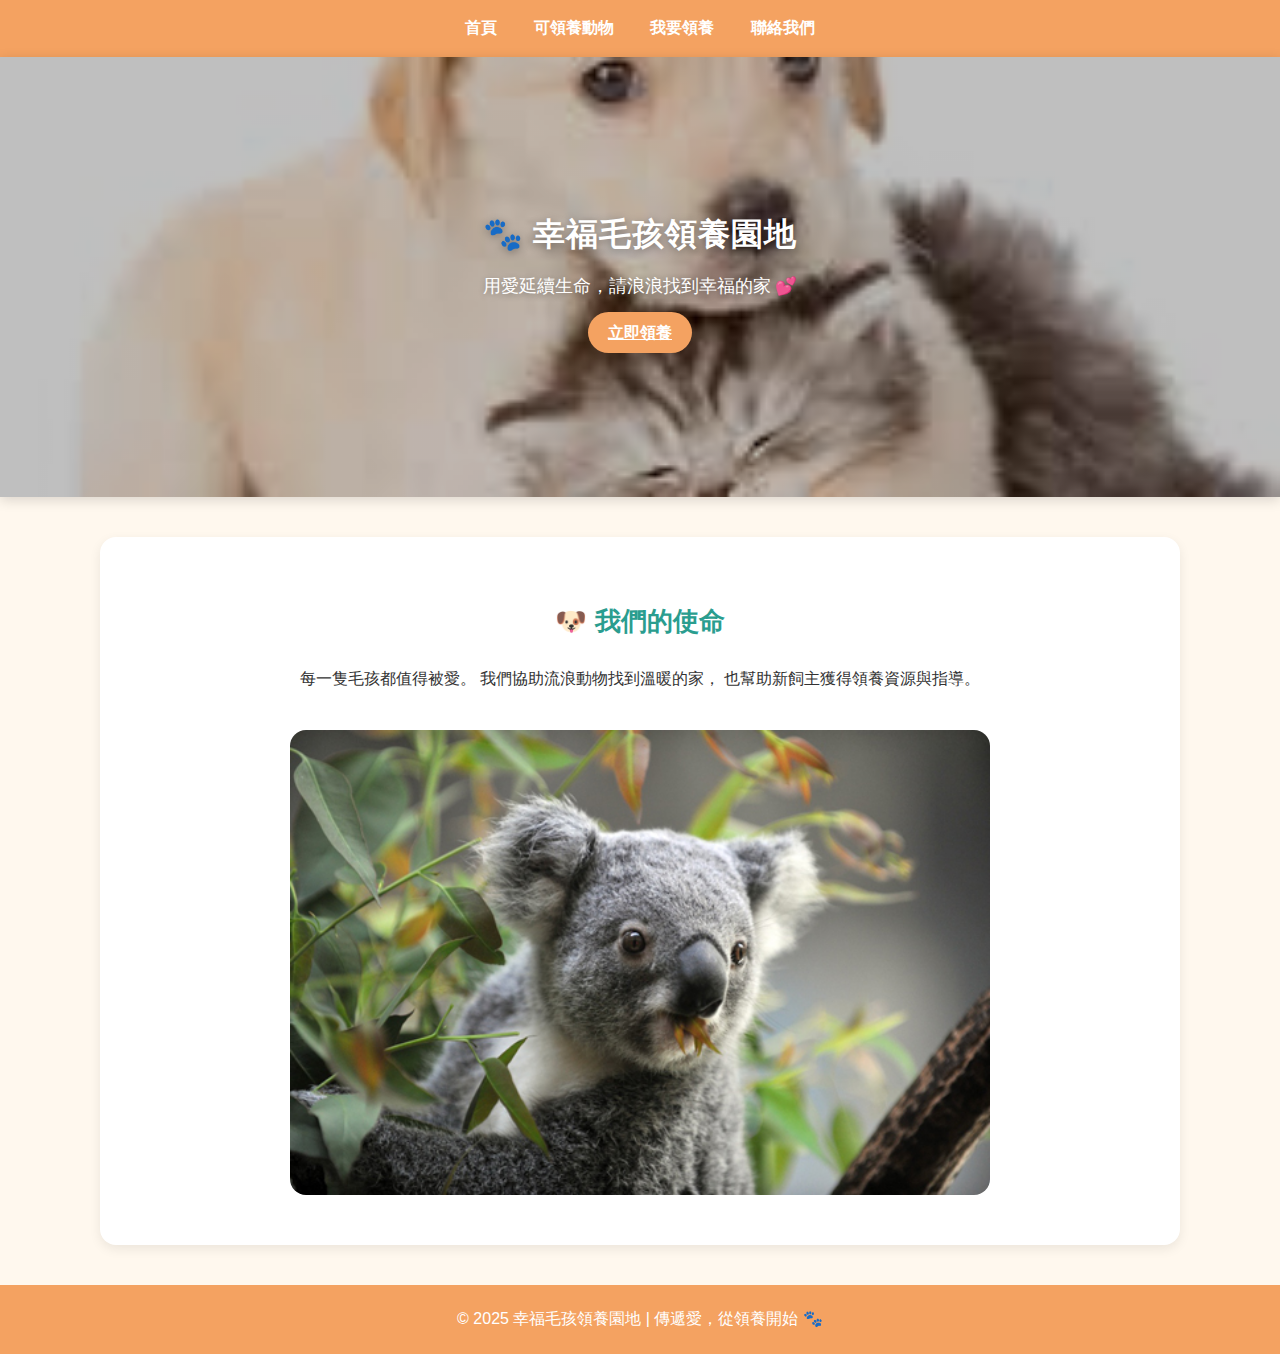
<file: 414630060_1105HW/index.html>
<!DOCTYPE html>
<html lang="zh-Hant">
<head>
  <meta charset="UTF-8">
  <meta name="viewport" content="width=device-width, initial-scale=1.0">
  <title>幸福毛孩領養園地</title>
  <link rel="stylesheet" href="style.css">
</head>
<body>
  <nav class="nav">
    <a href="index.html" class="nav__link">首頁</a>
    <a href="animals.html" class="nav__link">可領養動物</a>
    <a href="adopt.html" class="nav__link">我要領養</a>
    <a href="contact.html" class="nav__link">聯絡我們</a>
  </nav>

  <div class="hero">
    <div class="hero__content">
      <h1>🐾 幸福毛孩領養園地</h1>
      <p>用愛延續生命，請浪浪找到幸福的家 💕</p>
      <a href="adopt.html" class="btn">立即領養</a>
    </div>
  </div>

  <div class="container" style="text-align:center;">
    <h2>🐶 我們的使命</h2>
    <p>每一隻毛孩都值得被愛。  
      我們協助流浪動物找到溫暖的家，  
      也幫助新飼主獲得領養資源與指導。</p>
    <img src="images/無尾熊.jpg" alt="毛孩形象圖" style="width:70%;border-radius:16px;margin-top:20px;">
  </div>

  <footer>
    © 2025 幸福毛孩領養園地 | 傳遞愛，從領養開始 🐾
  </footer>
</body>
</html>
</file>
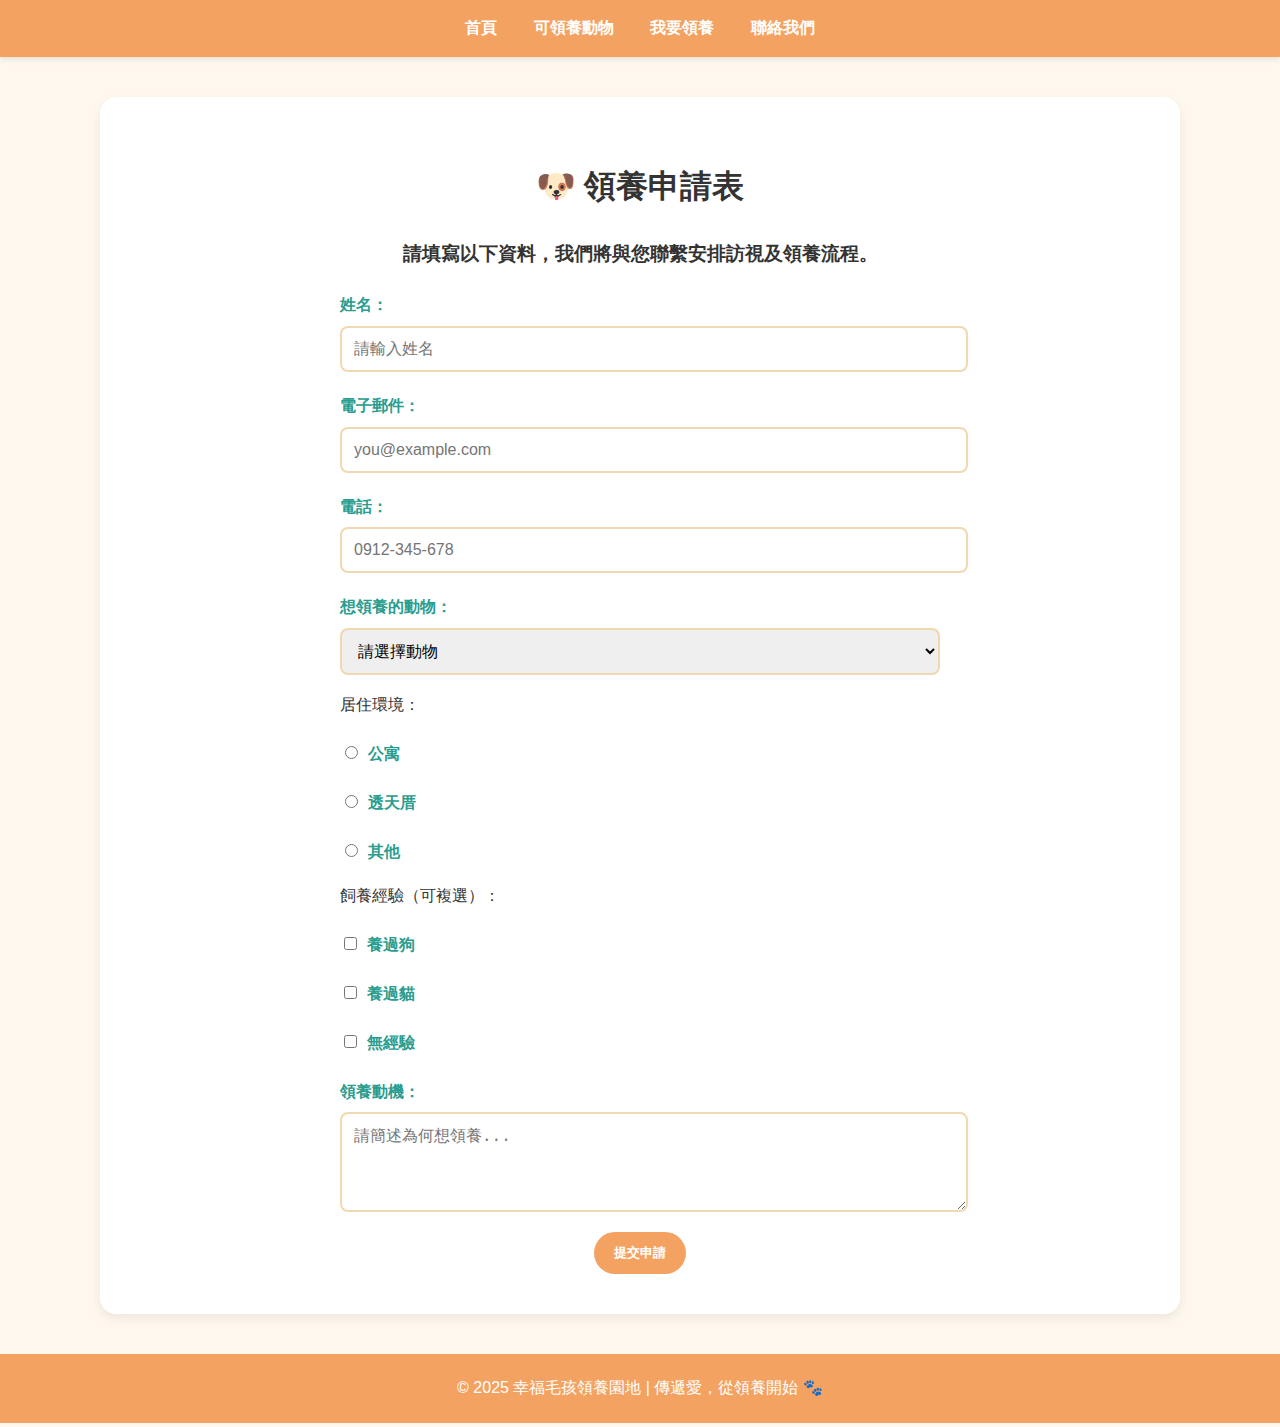
<file: 414630060_1105HW/adopt.html>
<!DOCTYPE html>
<html lang="zh-Hant">
<head>
  <meta charset="UTF-8">
  <meta name="viewport" content="width=device-width, initial-scale=1.0">
  <title>領養申請表</title>
  <link rel="stylesheet" href="style.css">
</head>
<body>
  <nav class="nav">
    <a href="index.html" class="nav__link">首頁</a>
    <a href="animals.html" class="nav__link">可領養動物</a>
    <a href="adopt.html" class="nav__link">我要領養</a>
    <a href="contact.html" class="nav__link">聯絡我們</a>
  </nav>

  <div class="container">
    <h1>🐶 領養申請表</h1>
    <h3>請填寫以下資料，我們將與您聯繫安排訪視及領養流程。</h3>

    <form action="thankyou.html" method="get">
      <label for="name">姓名：</label>
      <input type="text" id="name" name="name" placeholder="請輸入姓名" required>

      <label for="email">電子郵件：</label>
      <input type="email" id="email" name="email" placeholder="you@example.com" required>

      <label for="phone">電話：</label>
      <input type="tel" id="phone" name="phone" placeholder="0912-345-678" required>

                              <label for="animal">想領養的動物：</label>
            <select id="animal" name="animal" required>
                <option value="">請選擇動物</option>
                <optgroup label="🐶 狗狗">
                    <option value="柴犬小福">柴犬小福</option>
                    <option value="拉布拉多多多">拉布拉多多多</option>
                </optgroup>
                <optgroup label="🐱 貓咪">
                    <option value="美短拉拉">美短拉拉</option>
                    <option value="虎斑大斑">虎斑大斑</option>
                </optgroup>
                <optgroup label="🐹 其他小動物">
                    <option value="天竺鼠小米">天竺鼠小米</option>
                    <option value="鸚鵡阿飛">鸚鵡阿飛</option>
                </optgroup>
            </select>


      <p>居住環境：</p>
      <label><input type="radio" name="house" value="apartment"> 公寓</label>
      <label><input type="radio" name="house" value="house"> 透天厝</label>
      <label><input type="radio" name="house" value="other"> 其他</label>

      <p>飼養經驗（可複選）：</p>
      <label><input type="checkbox" name="experience" value="dog"> 養過狗</label>
      <label><input type="checkbox" name="experience" value="cat"> 養過貓</label>
      <label><input type="checkbox" name="experience" value="none"> 無經驗</label>

      <label for="reason">領養動機：</label>
      <textarea id="reason" name="reason" rows="4" placeholder="請簡述為何想領養..."></textarea>

      <div class="btn-group">
        <button class="btn" type="submit">提交申請</button>
      </div>
    </form>
  </div>

  <footer>
    © 2025 幸福毛孩領養園地 | 傳遞愛，從領養開始 🐾
  </footer>
</body>
</html>
</file>
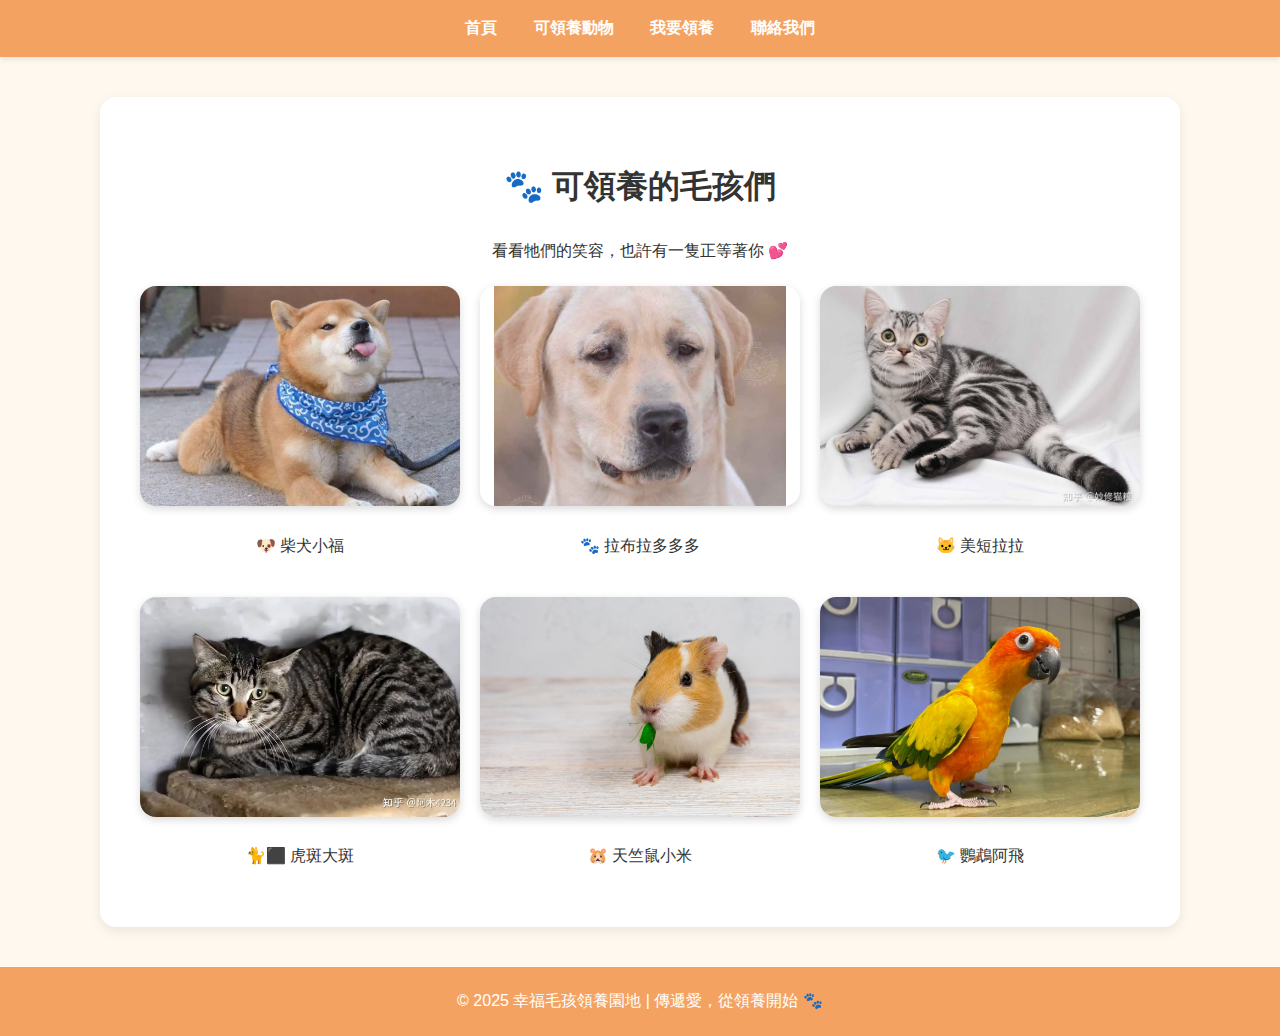
<file: 414630060_1105HW/animals.html>
<!DOCTYPE html>
<html lang="zh-Hant">

<head>
    <meta charset="UTF-8">
    <meta name="viewport" content="width=device-width, initial-scale=1.0">
    <title>可領養動物</title>
    <link rel="stylesheet" href="style.css">
</head>

<body>
    <nav class="nav">
        <a href="index.html" class="nav__link">首頁</a>
        <a href="animals.html" class="nav__link">可領養動物</a>
        <a href="adopt.html" class="nav__link">我要領養</a>
        <a href="contact.html" class="nav__link">聯絡我們</a>
    </nav>

    <div class="container">
        <h1>🐾 可領養的毛孩們</h1>
        <p style="text-align:center;">看看牠們的笑容，也許有一隻正等著你 💕</p>

        <div class="gallery">
            <!-- 柴犬小福 -->
            <div class="animal-card">
                <img src="images/1.jpg" alt="柴犬小福" class="animal-img"
                    onclick="document.getElementById('info1').showModal()">
                <p>🐶 柴犬小福</p>
            </div>

            <dialog id="info1" class="animal-dialog">
                <h2>🐶 柴犬小福</h2>
                <img src="images/1.jpg" alt="柴犬小福" class="dialog-img">
                <p>年齡：約 2 歲<br>個性：活潑、喜歡曬太陽 ☀️<br>健康狀況：已結紮，定期施打疫苗</p>
                <button class="btn" onclick="this.closest('dialog').close()">關閉</button>
            </dialog>

            <!-- 拉布拉多多多 -->
            <div class="animal-card">
                <img src="images/2.jpg" alt="拉布拉多多多" class="animal-img"
                    onclick="document.getElementById('info2').showModal()">
                <p>🐾 拉布拉多多多</p>
            </div>

            <dialog id="info2" class="animal-dialog">
                <h2>🐾 拉布拉多多多</h2>
                <img src="images/2.jpg" alt="拉布拉多多多" class="dialog-img">
                <p>年齡：約 3 歲<br>個性：忠誠、有點害羞 🐕🦺<br>健康狀況：已接種疫苗</p>
                <button class="btn" onclick="this.closest('dialog').close()">關閉</button>
            </dialog>

            <!-- 美短拉拉 -->
            <div class="animal-card">
                <img src="images/3.jpg" alt="美短拉拉" class="animal-img"
                    onclick="document.getElementById('info3').showModal()">
                <p>🐱 美短拉拉</p>
            </div>

            <dialog id="info3" class="animal-dialog">
                <h2>🐱 美短拉拉</h2>
                <img src="images/3.jpg" alt="美短拉拉" class="dialog-img">
                <p>年齡：約 1 歲<br>個性：親人、喜歡貓條 🐱💕<br>健康狀況：已接種疫苗</p>
                <button class="btn" onclick="this.closest('dialog').close()">關閉</button>
            </dialog>

            <!-- 虎斑大斑 -->
            <div class="animal-card">
                <img src="images/8.jpg" alt="虎斑大斑" class="animal-img"
                    onclick="document.getElementById('info4').showModal()">
                <p>🐈⬛ 虎斑大斑</p>
            </div>

            <dialog id="info4" class="animal-dialog">
                <h2>🐈⬛ 虎斑大斑</h2>
                <img src="images/8.jpg" alt="虎斑大斑" class="dialog-img">
                <p>年齡：約 1 歲<br>個性：親人、喜歡被拍屁屁 🐈⬛💕<br>健康狀況：已接種疫苗</p>
                <button class="btn" onclick="this.closest('dialog').close()">關閉</button>
            </dialog>

            <!-- 天竺鼠小米 -->
            <div class="animal-card">
                <img src="images/5.jpg" alt="天竺鼠小米" class="animal-img"
                    onclick="document.getElementById('info5').showModal()">
                <p>🐹 天竺鼠小米</p>
            </div>

            <dialog id="info5" class="animal-dialog">
                <h2>🐹 天竺鼠小米</h2>
                <img src="images/5.jpg" alt="天竺鼠小米" class="dialog-img">
                <p>年齡：約 1 歲<br>個性：害羞、喜歡葵瓜子 🐹🌰<br>健康狀況：已驅蟲</p>
                <button class="btn" onclick="this.closest('dialog').close()">關閉</button>
            </dialog>

            <!-- 鸚鵡阿飛 -->
            <div class="animal-card">
                <img src="images/6.jpg" alt="鸚鵡阿飛" class="animal-img"
                    onclick="document.getElementById('info6').showModal()">
                <p>🐦 鸚鵡阿飛</p>
            </div>

            <dialog id="info6" class="animal-dialog">
                <h2>🐦 鸚鵡阿飛</h2>
                <img src="images/6.jpg" alt="鸚鵡阿飛" class="dialog-img">
                <p>年齡：約 3 歲<br>個性：愛講話 🐦<br>健康狀況：良好</p>
                <button class="btn" onclick="this.closest('dialog').close()">關閉</button>
            </dialog>
        </div>
    </div>

    <footer>
        © 2025 幸福毛孩領養園地 | 傳遞愛，從領養開始 🐾
    </footer>
</body>

</html>
</file>
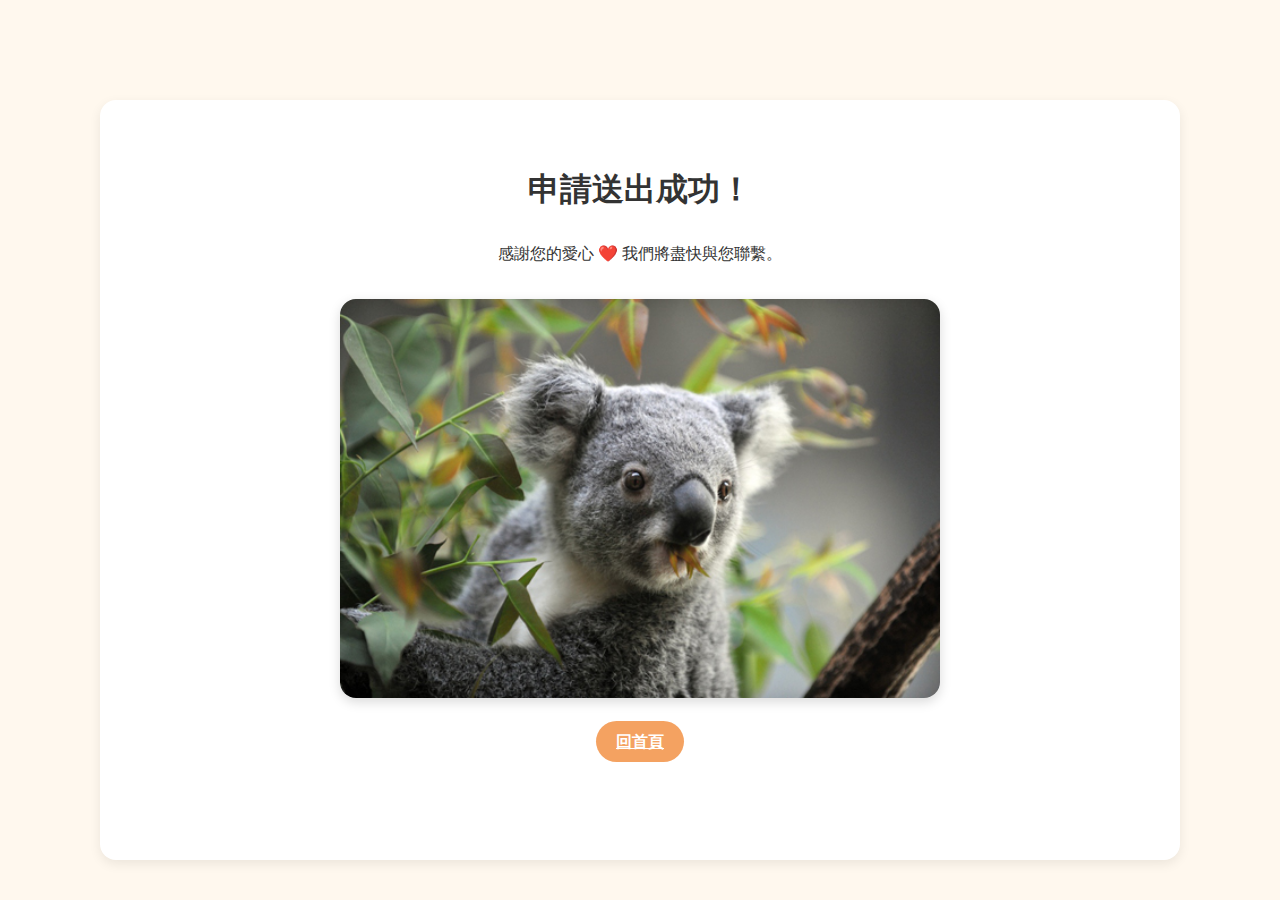
<file: 414630060_1105HW/thankyou.html>
<!DOCTYPE html>
<html lang="zh-Hant">
<head>
  <meta charset="UTF-8">
  <meta name="viewport" content="width=device-width, initial-scale=1.0">
  <title>申請完成</title>
  <link rel="stylesheet" href="style.css">
</head>
<body>
  <div class="container" style="text-align:center;margin-top:100px;">
    <h1>申請送出成功！</h1>
    <p>感謝您的愛心 ❤️ 我們將盡快與您聯繫。</p>
    <img src="images/無尾熊.jpg" alt="成功送出示意圖" class="success-img">
    <a href="index.html" class="btn">回首頁</a>
  </div>
</body>
</html>
</file>
<file: 414630060_1105HW/style.css>
/* === 全站顏色設定 === */
:root {
  --main-color: #f4a261;      /* 橘色 */
  --main-dark: #e76f51;       /* 深橘紅 */
  --accent-color: #2a9d8f;    /* 粉綠 */
  --bg-light: #fff8ee;        /* 米白背景 */
  --text-color: #333;
}

/* === Flex 版型讓 footer 永遠在底部 === */
html, body {
  height: 100%;
  margin: 0;
  display: flex;
  flex-direction: column;
}

/* === 全域設定 === */
body {
  font-family: "Noto Sans TC", "Comic Neue", sans-serif;
  background-color: var(--bg-light);
  color: var(--text-color);
  line-height: 1.8;
}

/* === 導覽列 === */
.nav {
  background-color: var(--main-color);
  text-align: center;
  padding: 14px 0;
  box-shadow: 0 2px 6px rgba(0,0,0,0.1);
}
.nav__link {
  color: #fff;
  text-decoration: none;
  margin: 0 16px;
  font-weight: 600;
  transition: color 0.3s ease;
}
.nav__link:hover {
  color: var(--accent-color);
}

/* === Hero 區塊 === */
.hero {
  text-align: center;
  background: linear-gradient(135deg, #f4a261, #e76f51);
  color: #fff;
  padding: 60px 20px;
  border-radius: 16px;
  box-shadow: 0 3px 12px rgba(0,0,0,0.15);
  flex: 1; /* 撐開主體空間 */
}
.hero h1 {
  color: #fff;
  font-size: 2.2rem;
  letter-spacing: 1px;
}
.hero p {
  font-size: 1.1rem;
  margin: 12px 0 20px;
}

/* === 主容器 === */
.container {
  width: 85%;
  max-width: 1000px;
  margin: 40px auto;
  background-color: #fff;
  padding: 40px;
  border-radius: 16px;
  box-shadow: 0 4px 12px rgba(0,0,0,0.08);
  flex: 1; /* 撐開主體空間 */
}

.container h3 {
    text-align: center;
    margin-bottom: 20px;
    color: var(--text-color);
}

/* === 標題 === */
h1, h2 {
  text-align: center;
}
h2 {
  color: var(--accent-color);
  font-size: 1.6rem;
}

/* === 按鈕 === */
.btn {
  background-color: var(--main-color);
  color: #fff;
  padding: 12px 20px;
  border: none;
  border-radius: 50px;
  cursor: pointer;
  transition: all 0.3s ease;
  font-weight: 600;
}
.btn:hover {
  background-color: var(--main-dark);
  transform: translateY(-3px);
  box-shadow: 0 4px 8px rgba(0,0,0,0.2);
}

.btn-group {
  text-align: center;
  margin-top: 10px;
}

/* === 表單 === */
form {
  width: 100%;
  max-width: 600px;
  margin: 0 auto;
}
label {
  font-weight: bold;
  display: block;
  margin-top: 20px;
  color: var(--accent-color);
}
input, select, textarea {
  width: 100%;
  padding: 12px;
  margin-top: 6px;
  border: 2px solid #f0d8b0;
  border-radius: 8px;
  transition: border-color 0.3s ease;
  font-size: 1rem;
}
input:focus, select:focus, textarea:focus {
  border-color: var(--main-color);
  outline: none;
}
input[type="radio"], input[type="checkbox"] {
  width: auto;
  margin-right: 6px;
}

/* === 圖片牆 === */
.gallery {
  display: grid;
  grid-template-columns: repeat(auto-fill, minmax(240px, 1fr));
  gap: 20px;
  margin-top: 20px;
}
.gallery img {
  width: 100%;
  height: 220px;
  object-fit: cover;
  border-radius: 16px;
  box-shadow: 0 3px 8px rgba(0,0,0,0.15);
  transition: transform 0.3s ease, box-shadow 0.3s ease;
}
.gallery img:hover {
  transform: scale(1.05);
  box-shadow: 0 6px 16px rgba(0,0,0,0.25);
}

/* === Footer === */
footer {
  text-align: center;
  padding: 20px;
  background-color: var(--main-color);
  color: #fff;
  border-top-left-radius: 0px;
  border-top-right-radius: 0px;
  font-weight: 500;
}

.animal-card {
  text-align: center;
}
.animal-img {
  width: 100%;
  height: 220px;
  object-fit: cover;
  border-radius: 12px;
  cursor: pointer;
  transition: transform 0.2s;
}
.animal-img:hover {
  transform: scale(1.05);
}

/* 彈出視窗樣式 */
.animal-dialog {
  border: none;
  border-radius: 16px;
  padding: 20px;
  max-width: 400px;
  text-align: center;
  background: rgba(255, 255, 255, 0.95);
  box-shadow: 0 8px 24px rgba(0,0,0,0.2);
  backdrop-filter: blur(5px);
}
.dialog-img {
  width: 80%;
  border-radius: 12px;
  margin-bottom: 10px;
}

/* 背景半透明遮罩 */
::backdrop {
  background: rgba(0,0,0,0.4);
}
/* 成功頁圖片樣式 */
.success-img {
  width: 100%;
  max-width: 600px;
  border-radius: 16px;
  margin: 30px auto;
  display: block;
  box-shadow: 0 4px 12px rgba(0, 0, 0, 0.15);
  object-fit: cover;
}
/* Hero：整張圖當背景 */
.hero {
  position: relative;
  min-height: 320px;                  /* 視覺高度 */
  padding: 60px 20px;                 /* 內距避免文字貼邊 */
  border-radius: 0px;
  box-shadow: 0 3px 12px rgba(0,0,0,0.15);
  background-image: 
    linear-gradient(                  /* 上方淡淡的漸層做遮罩，讓字清楚 */
      rgba(0,0,0,0.25), 
      rgba(0,0,0,0.25)
    ),
    url("images/10.jpg");                  /* ← 換成你的圖片檔名 */
  background-size: cover;             /* 充滿區塊、不變形 */
  background-position: center;        /* 居中對齊 */
  color: #fff;                        /* 讓文字變白 */
  display: flex;                      /* 置中內容 */
  align-items: center;                /* 垂直置中 */
  justify-content: center;            /* 水平置中 */
  text-align: center;                 /* 文字置中 */
}

/* 文字容器（可加一點陰影提升可讀性） */
.hero__content h1 { 
  margin: 0 0 8px;
  font-size: 2rem;
  text-shadow: 0 2px 8px rgba(0,0,0,0.35);
}
.hero__content p {
  margin: 0 0 16px;
  text-shadow: 0 2px 6px rgba(0,0,0,0.3);
}
/* === 響應式設計開始 === */

/* === 手機尺寸 (max-width: 768px) ===
   當螢幕寬度小於或等於 768px 時套用。
   通常代表手機或小型平板。
   調整字體、導覽列方向、容器間距等。
*/
@media (max-width: 768px) {

  body {
    font-size: 14px;     /* 字體縮小一點，符合手機畫面 */
    line-height: 1.6;    /* 調整行距，提升閱讀性 */
  }

  .nav {
    display: flex;
    flex-direction: column;  /* 導覽列從橫排變直排 */
    padding: 8px 0;          /* 上下間距縮小 */
  }

  .nav__link {
    margin: 6px 0;           /* 每個導覽項目上下留空，避免擠在一起 */
  }

  .container {
    width: 95%;              /* 主內容區放寬，幾乎滿版 */
    padding: 20px;           /* 內距縮小，畫面更緊湊 */
  }

  .gallery {
    grid-template-columns: 1fr;   /* 圖片牆改為單欄顯示 */
  }

  .hero {
    padding: 40px 10px;      /* Hero 區內距縮小 */
  }

  .hero__content h1 {
    font-size: 1.6rem;       /* 主標題文字變小以符合手機畫面 */
  }

  img,
  .dialog-img {
    width: 100%;             /* 圖片寬度自動填滿容器 */
    height: auto;            /* 高度自動等比例縮放，避免變形 */
  }
}

/* === 平板尺寸 (min-width: 769px) and (max-width: 1024px) ===
   當螢幕寬度介於 769px～1024px（例如 iPad、平板電腦）時套用。
   主要調整圖片牆為兩欄。
*/
@media (min-width: 769px) and (max-width: 1024px) {
  .gallery {
    grid-template-columns: repeat(2, 1fr);  /* 兩欄圖片排列 */
  }
}

/* === 桌機尺寸 (min-width: 1025px) ===
   螢幕寬度大於 1025px（桌上型電腦或大型螢幕）時套用。
   保持原本三欄設計。
*/
@media (min-width: 1025px) {
  .gallery {
    grid-template-columns: repeat(3, 1fr);  /* 三欄圖片排列 */
  }
}
</file>
